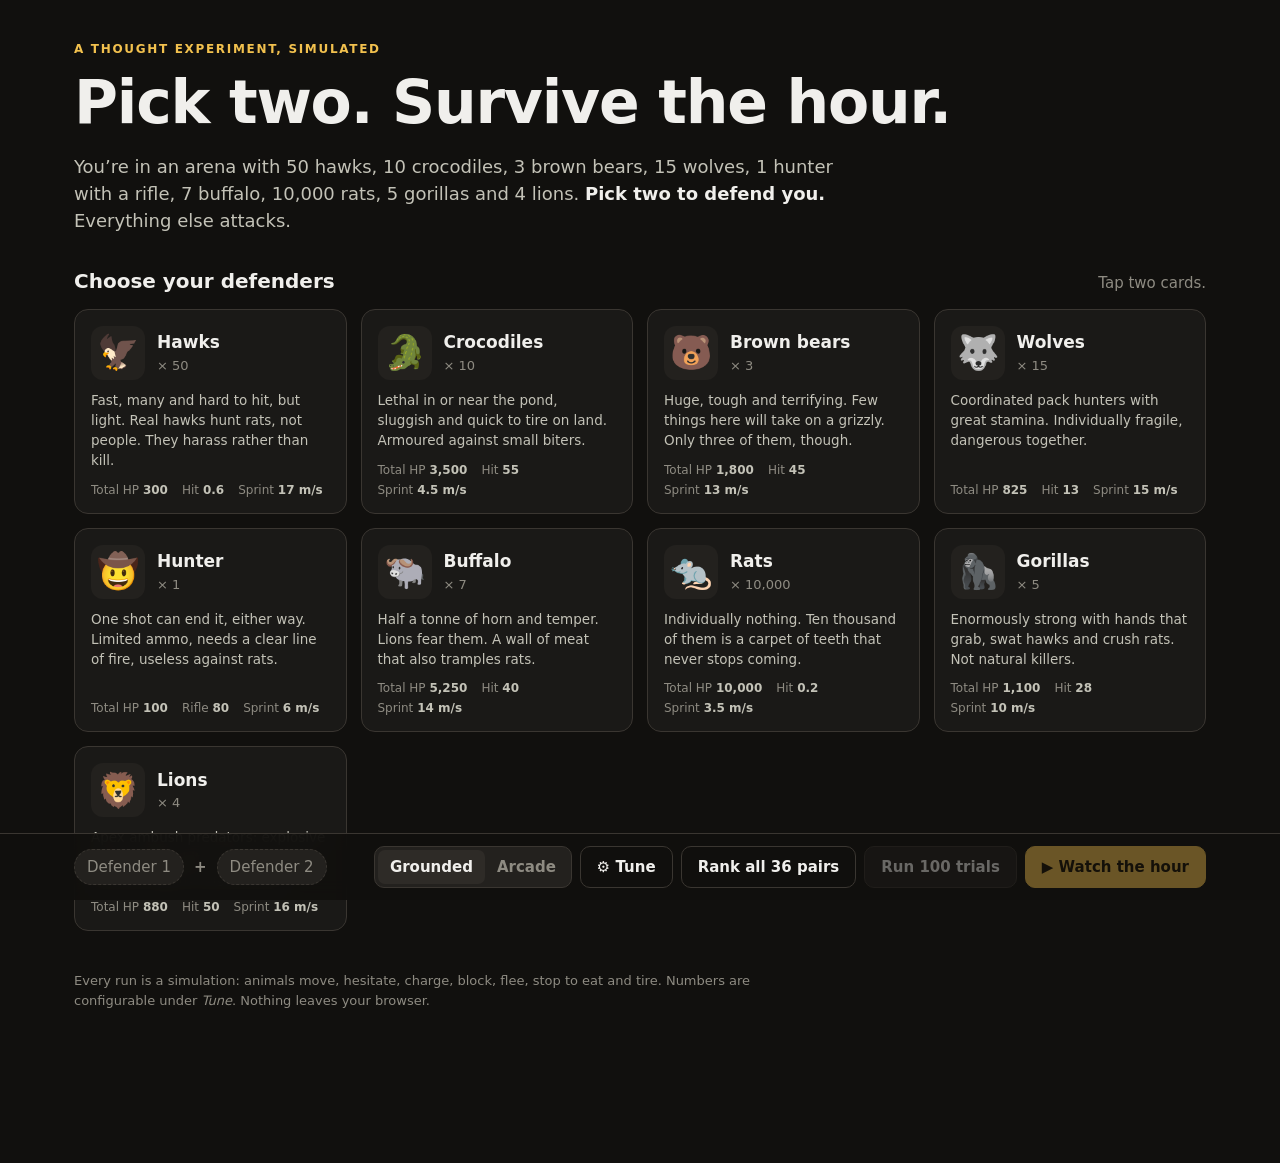
<file: index.html>
<!doctype html>
<html lang="en">
<head>
  <meta charset="utf-8">
  <meta name="viewport" content="width=device-width, initial-scale=1">
  <title>Pick Two: Survive the Hour</title>
  <meta name="description" content="A thought-experiment simulator: pick two animal groups to defend you in an arena, everything else attacks. Survive one hour.">
  <link rel="icon" href="data:image/svg+xml,<svg xmlns='http://www.w3.org/2000/svg' viewBox='0 0 100 100'><text y='.9em' font-size='90'>🏟️</text></svg>">
  <link rel="stylesheet" href="css/style.css">
</head>
<body>
  <main id="menu" class="screen">
    <header class="hero">
      <p class="eyebrow">A thought experiment, simulated</p>
      <h1>Pick two. Survive the hour.</h1>
      <p class="premise">
        You’re in an arena with 50 hawks, 10 crocodiles, 3 brown bears, 15 wolves, 1 hunter with a rifle,
        7 buffalo, 10,000 rats, 5 gorillas and 4 lions. <strong>Pick two to defend you.</strong> Everything else attacks.
      </p>
    </header>

    <section aria-labelledby="pick-heading">
      <div class="section-head">
        <h2 id="pick-heading">Choose your defenders</h2>
        <p class="muted" id="pick-hint">Tap two cards.</p>
      </div>
      <div id="cards" class="cards" role="list"></div>
    </section>

    <section id="results" class="results" hidden aria-live="polite"></section>

    <footer class="foot muted">
      <p>
        Every run is a simulation: animals move, hesitate, charge, block, flee, stop to eat and tire.
        Numbers are configurable under <em>Tune</em>. Nothing leaves your browser.
      </p>
    </footer>
  </main>

  <div id="actionbar" class="actionbar">
    <div class="ab-picks" id="ab-picks" aria-live="polite"></div>
    <div class="ab-controls">
      <div class="seg" role="radiogroup" aria-label="Behaviour preset" id="preset-seg">
        <button type="button" role="radio" data-preset="grounded">Grounded</button>
        <button type="button" role="radio" data-preset="arcade">Arcade</button>
        <button type="button" role="radio" data-preset="custom" hidden>Custom</button>
      </div>
      <button type="button" class="btn ghost" id="btn-tune" title="Edit every species' stats">⚙︎ Tune</button>
      <button type="button" class="btn ghost" id="btn-rank" title="Simulate every possible pair">Rank all 36 pairs</button>
      <button type="button" class="btn" id="btn-trials" disabled>Run 100 trials</button>
      <button type="button" class="btn primary" id="btn-watch" disabled>▶ Watch the hour</button>
    </div>
  </div>

  <section id="sim" class="sim" hidden>
    <canvas id="canvas" aria-label="Arena simulation"></canvas>

    <div class="hud-top">
      <div class="hud-clock">
        <div class="clock" id="hud-clock">0:00</div>
        <div class="clock-sub"><span id="hud-total">of 60:00</span></div>
        <div class="progress"><div id="hud-progress"></div></div>
      </div>
      <div class="hud-hp">
        <div class="hp-label"><span>🧍 You</span><span id="hud-hp-num">100</span></div>
        <div class="hp-bar"><div id="hud-hp"></div></div>
        <div class="hp-status muted" id="hud-status">Holding position</div>
      </div>
      <div class="hud-speed">
        <div class="seg small" role="radiogroup" aria-label="Speed" id="speed-seg"></div>
        <button type="button" class="icon-btn" id="btn-pause" title="Pause (space)">⏸</button>
        <button type="button" class="icon-btn" id="btn-fs" title="Full screen (F)">⛶</button>
        <button type="button" class="icon-btn" id="btn-exit" title="Back to picks (Esc)">✕</button>
      </div>
    </div>

    <aside class="hud-side" id="hud-side">
      <h3><span class="dot def"></span>Defending you</h3>
      <ul id="hud-def"></ul>
      <h3><span class="dot att"></span>Attacking</h3>
      <ul id="hud-att"></ul>
      <p class="hud-legend muted">🍖 eating · 💨 fleeing · scroll to zoom, drag to pan</p>
    </aside>

    <ol class="hud-log" id="hud-log" aria-live="polite"></ol>
    <div class="tooltip" id="tooltip" hidden></div>

    <div class="end" id="end" hidden>
      <div class="end-card" role="dialog" aria-labelledby="end-title">
        <p class="eyebrow" id="end-eyebrow"></p>
        <h2 id="end-title"></h2>
        <p class="muted" id="end-sub"></p>
        <div class="end-grid">
          <div>
            <h4>Damage you took</h4>
            <div id="end-dmg" class="hbars"></div>
          </div>
          <div>
            <h4>Your defenders’ kills</h4>
            <div id="end-kills" class="kill-list"></div>
          </div>
        </div>
        <div class="end-actions">
          <button type="button" class="btn ghost" id="btn-end-back">Back to picks</button>
          <button type="button" class="btn ghost" id="btn-end-replay">Replay this run</button>
          <button type="button" class="btn primary" id="btn-end-new">New run</button>
        </div>
      </div>
    </div>
  </section>

  <dialog id="tune" class="tune">
    <form method="dialog" class="tune-inner">
      <header class="tune-head">
        <div>
          <h2>Tune the animals</h2>
          <p class="muted" id="tune-preset-desc"></p>
        </div>
        <button class="icon-btn" value="close" aria-label="Close">✕</button>
      </header>
      <div class="tune-table-wrap">
        <table class="tune-table" id="tune-table"></table>
      </div>
      <div class="tune-extra" id="tune-extra"></div>
      <footer class="tune-foot">
        <button type="button" class="btn ghost" id="tune-reset-g">Reset to Grounded</button>
        <button type="button" class="btn ghost" id="tune-reset-a">Reset to Arcade</button>
        <button class="btn primary" value="close">Done</button>
      </footer>
    </form>
  </dialog>

  <script src="js/engine.js"></script>
  <script src="js/trials.js"></script>
  <script src="js/render.js"></script>
  <script src="js/app.js"></script>
</body>
</html>
</file>
<file: css/style.css>
:root {
  color-scheme: dark;
  --bg: #11100e;
  --surface-1: #1a1917;
  --surface-2: #23211e;
  --surface-3: #2e2b27;
  --line: #3a3631;
  --text-primary: #f0efec;
  --text-secondary: #c3c2b7;
  --text-muted: #8e8b82;
  --accent: #f2c14e;
  --accent-ink: #1d1606;
  --def: #4f9cf0;
  --att: #e66767;
  --good: #3fb37f;
  --radius: 14px;
  --font: ui-sans-serif, system-ui, -apple-system, "Segoe UI", Roboto, "Helvetica Neue", Arial, sans-serif;
  --emoji: "Apple Color Emoji", "Segoe UI Emoji", "Noto Color Emoji", sans-serif;
}

* { box-sizing: border-box; }
html, body { margin: 0; }
body {
  background: var(--bg);
  color: var(--text-primary);
  font: 15px/1.5 var(--font);
  -webkit-font-smoothing: antialiased;
}
button { font: inherit; color: inherit; }
[hidden] { display: none !important; }
.muted { color: var(--text-muted); }
h1, h2, h3, h4 { margin: 0; line-height: 1.15; }

/* ---------- menu ---------- */
.screen {
  max-width: 1180px;
  margin: 0 auto;
  padding: 40px 24px 140px;
}
.hero { margin-bottom: 36px; }
.eyebrow {
  text-transform: uppercase;
  letter-spacing: 0.14em;
  font-size: 12px;
  font-weight: 600;
  color: var(--accent);
  margin: 0 0 10px;
}
.hero h1 {
  font-size: clamp(34px, 6vw, 60px);
  font-weight: 800;
  letter-spacing: -0.02em;
}
.premise {
  max-width: 760px;
  font-size: 18px;
  color: var(--text-secondary);
  margin: 16px 0 0;
}
.premise strong { color: var(--text-primary); }

.section-head {
  display: flex;
  align-items: baseline;
  justify-content: space-between;
  gap: 16px;
  margin-bottom: 14px;
}
.section-head h2 { font-size: 20px; }
.section-head p { margin: 0; }

.cards {
  display: grid;
  grid-template-columns: repeat(auto-fill, minmax(260px, 1fr));
  gap: 14px;
}
.card {
  position: relative;
  text-align: left;
  background: var(--surface-1);
  border: 1.5px solid var(--line);
  border-radius: var(--radius);
  padding: 16px 16px 14px;
  cursor: pointer;
  display: flex;
  flex-direction: column;
  gap: 10px;
  transition: border-color 0.15s, transform 0.15s, background 0.15s;
}
.card:hover { border-color: #5a544b; transform: translateY(-1px); }
.card:focus-visible { outline: 2px solid var(--accent); outline-offset: 2px; }
.card[aria-pressed="true"] {
  border-color: var(--def);
  background: linear-gradient(180deg, rgba(79, 156, 240, 0.12), var(--surface-1) 60%);
}
.card-top { display: flex; align-items: center; gap: 12px; }
.card-emoji {
  font-family: var(--emoji);
  font-size: 34px;
  width: 54px;
  height: 54px;
  display: grid;
  place-items: center;
  background: var(--surface-2);
  border-radius: 12px;
  flex: none;
}
.card-name { font-weight: 700; font-size: 17px; }
.card-count { color: var(--text-muted); font-size: 13px; font-variant-numeric: tabular-nums; }
.card-blurb { color: var(--text-secondary); font-size: 13.5px; margin: 0; flex: 1; }
.card-stats {
  display: flex;
  flex-wrap: wrap;
  gap: 2px 14px;
  font-size: 12px;
  color: var(--text-muted);
  font-variant-numeric: tabular-nums;
}
.card-stats span { white-space: nowrap; }
.card-stats b { color: var(--text-secondary); font-weight: 600; }
.badge {
  position: absolute;
  top: 12px;
  right: 12px;
  font-size: 11px;
  font-weight: 700;
  text-transform: uppercase;
  letter-spacing: 0.08em;
  padding: 3px 8px;
  border-radius: 999px;
  background: var(--def);
  color: #06121f;
}

.foot { margin-top: 40px; font-size: 13px; max-width: 720px; }

/* ---------- action bar ---------- */
.actionbar {
  position: fixed;
  left: 0; right: 0; bottom: 0;
  z-index: 10;
  display: flex;
  align-items: center;
  justify-content: space-between;
  gap: 16px;
  flex-wrap: wrap;
  padding: 12px max(16px, calc((100vw - 1180px) / 2 + 24px));
  background: rgba(17, 16, 14, 0.92);
  backdrop-filter: blur(10px);
  border-top: 1px solid var(--line);
}
.ab-picks { display: flex; align-items: center; gap: 10px; min-height: 40px; font-weight: 600; }
.ab-picks .slot {
  display: inline-flex; align-items: center; gap: 6px;
  padding: 6px 12px; border-radius: 999px;
  background: var(--surface-2); border: 1px dashed var(--line);
  color: var(--text-muted); font-weight: 500;
}
.ab-picks .slot.filled { border: 1px solid var(--def); color: var(--text-primary); background: rgba(79, 156, 240, 0.12); }
.ab-picks .slot .e { font-family: var(--emoji); }
.ab-controls { display: flex; align-items: center; gap: 8px; flex-wrap: wrap; }

.btn {
  border: 1px solid var(--line);
  background: var(--surface-2);
  padding: 9px 16px;
  border-radius: 10px;
  cursor: pointer;
  font-weight: 600;
  white-space: nowrap;
}
.btn:hover:not(:disabled) { background: var(--surface-3); }
.btn:disabled { opacity: 0.4; cursor: not-allowed; }
.btn.primary { background: var(--accent); color: var(--accent-ink); border-color: var(--accent); }
.btn.primary:hover:not(:disabled) { background: #f6cf6e; }
.btn.ghost { background: transparent; }
.btn:focus-visible, .icon-btn:focus-visible, .seg button:focus-visible { outline: 2px solid var(--accent); outline-offset: 2px; }

.seg {
  display: inline-flex;
  background: var(--surface-2);
  border: 1px solid var(--line);
  border-radius: 10px;
  padding: 3px;
}
.seg button {
  border: 0;
  background: transparent;
  padding: 6px 12px;
  border-radius: 7px;
  cursor: pointer;
  font-weight: 600;
  color: var(--text-muted);
}
.seg button[aria-checked="true"] { background: var(--surface-3); color: var(--text-primary); }
.seg.small button { padding: 4px 9px; font-size: 13px; font-variant-numeric: tabular-nums; }

.icon-btn {
  border: 1px solid var(--line);
  background: var(--surface-2);
  width: 34px; height: 34px;
  border-radius: 9px;
  cursor: pointer;
  display: inline-grid;
  place-items: center;
  font-size: 15px;
}
.icon-btn:hover { background: var(--surface-3); }

/* ---------- results ---------- */
.results {
  margin-top: 28px;
  background: var(--surface-1);
  border: 1px solid var(--line);
  border-radius: var(--radius);
  padding: 22px;
}
.results-head { display: flex; justify-content: space-between; align-items: flex-start; gap: 16px; flex-wrap: wrap; }
.results-head h2 { font-size: 20px; }
.results-head .muted { margin: 4px 0 0; }
.progress-line { height: 4px; background: var(--surface-3); border-radius: 4px; overflow: hidden; margin: 16px 0 4px; }
.progress-line div { height: 100%; background: var(--accent); width: 0; transition: width 0.2s; }

.hero-stat { display: flex; align-items: baseline; gap: 14px; flex-wrap: wrap; margin: 18px 0 6px; }
.hero-stat .big { font-size: 56px; font-weight: 800; letter-spacing: -0.03em; font-variant-numeric: tabular-nums; }
.hero-stat .label { color: var(--text-secondary); }

.res-grid { display: grid; grid-template-columns: repeat(auto-fit, minmax(300px, 1fr)); gap: 28px; margin-top: 18px; }
.res-grid h4 { font-size: 13px; text-transform: uppercase; letter-spacing: 0.08em; color: var(--text-muted); margin-bottom: 10px; }

.hbars { display: flex; flex-direction: column; gap: 6px; }
.hbar { display: grid; grid-template-columns: 120px 1fr; align-items: center; gap: 10px; font-size: 13px; }
.hbar .name { color: var(--text-secondary); white-space: nowrap; overflow: hidden; text-overflow: ellipsis; }
.hbar .name .e { font-family: var(--emoji); margin-right: 4px; }
.hbar .track { display: flex; align-items: center; gap: 8px; min-width: 0; }
.hbar .fill { height: 14px; border-radius: 0 4px 4px 0; background: var(--att); min-width: 2px; }
.hbar .fill.def { background: var(--def); }
.hbar .val { color: var(--text-primary); font-variant-numeric: tabular-nums; white-space: nowrap; }

.runs { display: flex; flex-wrap: wrap; gap: 3px; }
.run {
  width: 16px; height: 16px; border-radius: 3px; border: 0; padding: 0; cursor: pointer;
  background: var(--att);
}
.run.win { background: var(--good); }
.run:hover { outline: 2px solid var(--text-primary); outline-offset: 1px; }
.runs-legend { display: flex; gap: 14px; font-size: 12px; color: var(--text-muted); margin-top: 8px; align-items: center; flex-wrap: wrap; }
.runs-legend i { display: inline-block; width: 10px; height: 10px; border-radius: 2px; margin-right: 5px; vertical-align: -1px; }

.hist { display: flex; align-items: flex-end; gap: 2px; height: 120px; border-bottom: 1px solid var(--line); }
.hist .col { flex: 1; display: flex; flex-direction: column; justify-content: flex-end; align-items: stretch; height: 100%; position: relative; }
.hist .col .b { background: var(--att); border-radius: 4px 4px 0 0; min-height: 0; }
.hist .col.win .b { background: var(--good); }
.hist-axis { display: flex; justify-content: space-between; font-size: 11px; color: var(--text-muted); margin-top: 4px; font-variant-numeric: tabular-nums; }

.rank-table { width: 100%; border-collapse: collapse; margin-top: 16px; font-size: 14px; }
.rank-table th { text-align: left; font-size: 12px; color: var(--text-muted); font-weight: 600; text-transform: uppercase; letter-spacing: 0.06em; padding: 8px 8px; border-bottom: 1px solid var(--line); }
.rank-table td { padding: 7px 8px; border-bottom: 1px solid rgba(58, 54, 49, 0.5); vertical-align: middle; }
.rank-table tr.row { cursor: pointer; }
.rank-table tr.row:hover td { background: var(--surface-2); }
.rank-table tr.row.current td { background: rgba(79, 156, 240, 0.1); }
.rank-table .pair { white-space: nowrap; }
.rank-table .pair .e { font-family: var(--emoji); }
.rank-table .rank { color: var(--text-muted); font-variant-numeric: tabular-nums; width: 32px; }
.rank-table .bar-cell { width: 45%; }
.rank-table .bar { display: flex; align-items: center; gap: 8px; }
.rank-table .bar .fill { height: 12px; border-radius: 0 4px 4px 0; background: var(--def); min-width: 2px; }
.rank-table .bar .val { font-variant-numeric: tabular-nums; }
.rank-table .ci { color: var(--text-muted); font-size: 12px; }
.rank-table .num { font-variant-numeric: tabular-nums; color: var(--text-secondary); white-space: nowrap; }

.res-actions { display: flex; gap: 8px; flex-wrap: wrap; margin-top: 18px; }
.note { font-size: 13px; color: var(--text-muted); margin-top: 14px; max-width: 760px; }

/* ---------- simulation ---------- */
.sim {
  position: fixed;
  inset: 0;
  z-index: 50;
  background: #0d0c0b;
  overflow: hidden;
}
.sim canvas { position: absolute; inset: 0; width: 100%; height: 100%; display: block; cursor: grab; touch-action: none; }
.sim canvas.dragging { cursor: grabbing; }

.hud-top {
  position: absolute;
  top: 12px; left: 12px; right: 12px;
  display: grid;
  grid-template-columns: auto minmax(200px, 360px) auto;
  justify-content: space-between;
  align-items: start;
  gap: 12px;
  pointer-events: none;
}
.hud-top > * { pointer-events: auto; }
.hud-clock, .hud-hp, .hud-speed, .hud-side, .hud-log li {
  background: rgba(20, 19, 17, 0.82);
  backdrop-filter: blur(8px);
  border: 1px solid rgba(255, 255, 255, 0.08);
  border-radius: 12px;
}
.hud-clock { padding: 8px 14px; min-width: 150px; }
.clock { font-size: 26px; font-weight: 800; font-variant-numeric: tabular-nums; letter-spacing: -0.01em; }
.clock-sub { font-size: 12px; color: var(--text-muted); }
.progress { height: 3px; background: var(--surface-3); border-radius: 3px; margin-top: 6px; overflow: hidden; }
.progress div { height: 100%; width: 0; background: var(--accent); }

.hud-hp { padding: 8px 14px; }
.hp-label { display: flex; justify-content: space-between; font-weight: 700; font-size: 14px; }
.hp-label span:first-child { font-family: var(--font); }
.hp-bar { height: 10px; background: var(--surface-3); border-radius: 5px; overflow: hidden; margin: 6px 0 4px; }
.hp-bar div { height: 100%; width: 100%; background: var(--accent); transition: width 0.2s, background 0.3s; border-radius: 5px; }
.hp-status { font-size: 12px; white-space: nowrap; overflow: hidden; text-overflow: ellipsis; }

.hud-speed { display: flex; align-items: center; gap: 6px; padding: 6px; }

.hud-side {
  position: absolute;
  top: 96px; left: 12px;
  width: 230px;
  padding: 12px 14px;
  font-size: 13px;
  max-height: calc(100vh - 300px);
  overflow: auto;
}
.hud-side h3 { font-size: 11px; text-transform: uppercase; letter-spacing: 0.1em; color: var(--text-muted); margin: 0 0 6px; display: flex; align-items: center; gap: 6px; }
.hud-side ul { list-style: none; margin: 0 0 12px; padding: 0; }
.hud-side li { display: grid; grid-template-columns: 22px 1fr auto; gap: 6px; align-items: center; padding: 2px 0; }
.hud-side li .e { font-family: var(--emoji); }
.hud-side li .n { font-variant-numeric: tabular-nums; font-weight: 600; }
.hud-side li .s { grid-column: 2 / 4; font-size: 11px; color: var(--text-muted); margin-top: -2px; }
.hud-side li.gone { opacity: 0.4; }
.hud-legend { font-size: 11px; margin: 4px 0 0; }
.dot { width: 8px; height: 8px; border-radius: 50%; display: inline-block; }
.dot.def { background: var(--def); }
.dot.att { background: var(--att); }

.hud-log {
  position: absolute;
  left: 12px; bottom: 12px;
  margin: 0; padding: 0;
  list-style: none;
  display: flex; flex-direction: column; gap: 4px;
  max-width: min(460px, calc(100vw - 24px));
  pointer-events: none;
}
.hud-log li { padding: 5px 10px; font-size: 13px; animation: logIn 0.25s ease-out; }
.hud-log li .t { color: var(--text-muted); font-variant-numeric: tabular-nums; margin-right: 8px; font-size: 12px; }
.hud-log li.k-kill.team-def { border-left: 3px solid var(--def); }
.hud-log li.k-kill.team-att { border-left: 3px solid var(--att); }
.hud-log li.k-hurt { border-left: 3px solid var(--att); color: #ffd2d2; }
.hud-log li.k-death { border-left: 3px solid var(--att); color: #fff; background: rgba(120, 20, 20, 0.85); }
.hud-log li.k-win { border-left: 3px solid var(--good); }
@keyframes logIn { from { opacity: 0; transform: translateY(6px); } to { opacity: 1; transform: none; } }

.tooltip {
  position: absolute;
  pointer-events: none;
  background: rgba(14, 13, 12, 0.95);
  border: 1px solid var(--line);
  border-radius: 8px;
  padding: 6px 10px;
  font-size: 12.5px;
  white-space: nowrap;
  z-index: 5;
}
.tooltip b { font-weight: 700; }
.tooltip .team-def { color: var(--def); }
.tooltip .team-att { color: var(--att); }

.end {
  position: absolute; inset: 0;
  display: grid; place-items: center;
  background: rgba(8, 7, 6, 0.55);
  padding: 16px;
  animation: fadeIn 0.4s ease-out;
}
@keyframes fadeIn { from { opacity: 0; } to { opacity: 1; } }
.end-card {
  width: min(720px, 100%);
  max-height: calc(100vh - 32px);
  overflow: auto;
  background: var(--surface-1);
  border: 1px solid var(--line);
  border-radius: 18px;
  padding: 26px;
  box-shadow: 0 30px 80px rgba(0, 0, 0, 0.5);
}
.end-card h2 { font-size: 34px; font-weight: 800; letter-spacing: -0.02em; margin-bottom: 6px; }
.end-card.won h2 { color: var(--good); }
.end-card.lost h2 { color: var(--att); }
.end-grid { display: grid; grid-template-columns: 1fr 1fr; gap: 24px; margin: 20px 0; }
.end-grid h4 { font-size: 12px; text-transform: uppercase; letter-spacing: 0.08em; color: var(--text-muted); margin-bottom: 10px; }
.kill-list { display: flex; flex-direction: column; gap: 6px; font-size: 13.5px; color: var(--text-secondary); }
.kill-list .e { font-family: var(--emoji); margin-right: 6px; }
.end-actions { display: flex; gap: 8px; justify-content: flex-end; flex-wrap: wrap; }

/* ---------- tune dialog ---------- */
.tune {
  width: min(1200px, calc(100vw - 32px));
  max-height: calc(100vh - 32px);
  padding: 0;
  border: 1px solid var(--line);
  border-radius: 16px;
  background: var(--surface-1);
  color: var(--text-primary);
}
.tune::backdrop { background: rgba(0, 0, 0, 0.6); }
.tune-inner { display: flex; flex-direction: column; max-height: calc(100vh - 34px); }
.tune-head { display: flex; justify-content: space-between; align-items: flex-start; gap: 16px; padding: 20px 22px 12px; }
.tune-head h2 { font-size: 22px; }
.tune-head p { margin: 4px 0 0; }
.tune-table-wrap { overflow: auto; padding: 0 22px; }
.tune-table { border-collapse: collapse; font-size: 13px; }
.tune-table th {
  position: sticky; top: 0;
  background: var(--surface-1);
  text-align: left; font-weight: 600; font-size: 11.5px;
  color: var(--text-muted);
  padding: 8px 6px;
  white-space: nowrap;
  border-bottom: 1px solid var(--line);
  cursor: help;
}
.tune-table td { padding: 4px 6px; border-bottom: 1px solid rgba(58, 54, 49, 0.5); }
.tune-table td.sp { white-space: nowrap; font-weight: 600; position: sticky; left: 0; background: var(--surface-1); }
.tune-table td.sp .e { font-family: var(--emoji); margin-right: 6px; }
.tune-table input {
  width: 70px;
  background: var(--surface-2);
  border: 1px solid var(--line);
  border-radius: 6px;
  color: var(--text-primary);
  padding: 4px 6px;
  font: inherit;
  font-variant-numeric: tabular-nums;
}
.tune-table input:focus { outline: 2px solid var(--accent); outline-offset: 0; }
.tune-table input.changed { border-color: var(--accent); }
.tune-extra { padding: 12px 22px 0; display: flex; gap: 22px; flex-wrap: wrap; font-size: 13px; }
.tune-extra fieldset { border: 1px solid var(--line); border-radius: 10px; padding: 8px 12px 10px; display: flex; gap: 12px; flex-wrap: wrap; }
.tune-extra legend { color: var(--text-muted); font-size: 12px; padding: 0 4px; }
.tune-extra label { display: flex; flex-direction: column; gap: 3px; color: var(--text-secondary); font-size: 12px; }
.tune-extra input { width: 80px; background: var(--surface-2); border: 1px solid var(--line); border-radius: 6px; color: var(--text-primary); padding: 4px 6px; font: inherit; }
.tune-foot { display: flex; gap: 8px; justify-content: flex-end; padding: 16px 22px 20px; flex-wrap: wrap; }

/* ---------- small screens ---------- */
@media (max-width: 760px) {
  .screen { padding: 28px 16px 220px; }
  .actionbar { padding: 10px 16px; }
  .ab-controls { width: 100%; }
  .ab-controls .btn { flex: 1; padding: 9px 10px; }
  .hud-top { grid-template-columns: 1fr auto; }
  .hud-hp { grid-column: 1 / -1; grid-row: 2; }
  .hud-side { display: none; }
  .clock { font-size: 20px; }
  .hud-clock { min-width: 0; }
  .end-grid { grid-template-columns: 1fr; }
  .hbar { grid-template-columns: 96px 1fr; }
  .rank-table .ci, .rank-table .hide-sm { display: none; }
}
</file>
<file: public/css/style.css>
:root {
  color-scheme: dark;
  --bg: #11100e;
  --surface-1: #1a1917;
  --surface-2: #23211e;
  --surface-3: #2e2b27;
  --line: #3a3631;
  --text-primary: #f0efec;
  --text-secondary: #c3c2b7;
  --text-muted: #8e8b82;
  --accent: #f2c14e;
  --accent-ink: #1d1606;
  --def: #4f9cf0;
  --att: #e66767;
  --good: #3fb37f;
  --radius: 14px;
  --font: ui-sans-serif, system-ui, -apple-system, "Segoe UI", Roboto, "Helvetica Neue", Arial, sans-serif;
  --emoji: "Apple Color Emoji", "Segoe UI Emoji", "Noto Color Emoji", sans-serif;
}

* { box-sizing: border-box; }
html, body { margin: 0; }
body {
  background: var(--bg);
  color: var(--text-primary);
  font: 15px/1.5 var(--font);
  -webkit-font-smoothing: antialiased;
}
button { font: inherit; color: inherit; }
[hidden] { display: none !important; }
.muted { color: var(--text-muted); }
h1, h2, h3, h4 { margin: 0; line-height: 1.15; }

/* ---------- menu ---------- */
.screen {
  max-width: 1180px;
  margin: 0 auto;
  padding: 40px 24px 140px;
}
.hero { margin-bottom: 36px; }
.eyebrow {
  text-transform: uppercase;
  letter-spacing: 0.14em;
  font-size: 12px;
  font-weight: 600;
  color: var(--accent);
  margin: 0 0 10px;
}
.hero h1 {
  font-size: clamp(34px, 6vw, 60px);
  font-weight: 800;
  letter-spacing: -0.02em;
}
.premise {
  max-width: 760px;
  font-size: 18px;
  color: var(--text-secondary);
  margin: 16px 0 0;
}
.premise strong { color: var(--text-primary); }

.section-head {
  display: flex;
  align-items: baseline;
  justify-content: space-between;
  gap: 16px;
  margin-bottom: 14px;
}
.section-head h2 { font-size: 20px; }
.section-head p { margin: 0; }

.cards {
  display: grid;
  grid-template-columns: repeat(auto-fill, minmax(260px, 1fr));
  gap: 14px;
}
.card {
  position: relative;
  text-align: left;
  background: var(--surface-1);
  border: 1.5px solid var(--line);
  border-radius: var(--radius);
  padding: 16px 16px 14px;
  cursor: pointer;
  display: flex;
  flex-direction: column;
  gap: 10px;
  transition: border-color 0.15s, transform 0.15s, background 0.15s;
}
.card:hover { border-color: #5a544b; transform: translateY(-1px); }
.card:focus-visible { outline: 2px solid var(--accent); outline-offset: 2px; }
.card[aria-pressed="true"] {
  border-color: var(--def);
  background: linear-gradient(180deg, rgba(79, 156, 240, 0.12), var(--surface-1) 60%);
}
.card-top { display: flex; align-items: center; gap: 12px; }
.card-emoji {
  font-family: var(--emoji);
  font-size: 34px;
  width: 54px;
  height: 54px;
  display: grid;
  place-items: center;
  background: var(--surface-2);
  border-radius: 12px;
  flex: none;
}
.card-name { font-weight: 700; font-size: 17px; }
.card-count { color: var(--text-muted); font-size: 13px; font-variant-numeric: tabular-nums; }
.card-blurb { color: var(--text-secondary); font-size: 13.5px; margin: 0; flex: 1; }
.card-stats {
  display: flex;
  flex-wrap: wrap;
  gap: 2px 14px;
  font-size: 12px;
  color: var(--text-muted);
  font-variant-numeric: tabular-nums;
}
.card-stats span { white-space: nowrap; }
.card-stats b { color: var(--text-secondary); font-weight: 600; }
.badge {
  position: absolute;
  top: 12px;
  right: 12px;
  font-size: 11px;
  font-weight: 700;
  text-transform: uppercase;
  letter-spacing: 0.08em;
  padding: 3px 8px;
  border-radius: 999px;
  background: var(--def);
  color: #06121f;
}

.foot { margin-top: 40px; font-size: 13px; max-width: 720px; }

/* ---------- action bar ---------- */
.actionbar {
  position: fixed;
  left: 0; right: 0; bottom: 0;
  z-index: 10;
  display: flex;
  align-items: center;
  justify-content: space-between;
  gap: 16px;
  flex-wrap: wrap;
  padding: 12px max(16px, calc((100vw - 1180px) / 2 + 24px));
  background: rgba(17, 16, 14, 0.92);
  backdrop-filter: blur(10px);
  border-top: 1px solid var(--line);
}
.ab-picks { display: flex; align-items: center; gap: 10px; min-height: 40px; font-weight: 600; }
.ab-picks .slot {
  display: inline-flex; align-items: center; gap: 6px;
  padding: 6px 12px; border-radius: 999px;
  background: var(--surface-2); border: 1px dashed var(--line);
  color: var(--text-muted); font-weight: 500;
}
.ab-picks .slot.filled { border: 1px solid var(--def); color: var(--text-primary); background: rgba(79, 156, 240, 0.12); }
.ab-picks .slot .e { font-family: var(--emoji); }
.ab-controls { display: flex; align-items: center; gap: 8px; flex-wrap: wrap; }

.btn {
  border: 1px solid var(--line);
  background: var(--surface-2);
  padding: 9px 16px;
  border-radius: 10px;
  cursor: pointer;
  font-weight: 600;
  white-space: nowrap;
}
.btn:hover:not(:disabled) { background: var(--surface-3); }
.btn:disabled { opacity: 0.4; cursor: not-allowed; }
.btn.primary { background: var(--accent); color: var(--accent-ink); border-color: var(--accent); }
.btn.primary:hover:not(:disabled) { background: #f6cf6e; }
.btn.ghost { background: transparent; }
.btn:focus-visible, .icon-btn:focus-visible, .seg button:focus-visible { outline: 2px solid var(--accent); outline-offset: 2px; }

.seg {
  display: inline-flex;
  background: var(--surface-2);
  border: 1px solid var(--line);
  border-radius: 10px;
  padding: 3px;
}
.seg button {
  border: 0;
  background: transparent;
  padding: 6px 12px;
  border-radius: 7px;
  cursor: pointer;
  font-weight: 600;
  color: var(--text-muted);
}
.seg button[aria-checked="true"] { background: var(--surface-3); color: var(--text-primary); }
.seg.small button { padding: 4px 9px; font-size: 13px; font-variant-numeric: tabular-nums; }

.icon-btn {
  border: 1px solid var(--line);
  background: var(--surface-2);
  width: 34px; height: 34px;
  border-radius: 9px;
  cursor: pointer;
  display: inline-grid;
  place-items: center;
  font-size: 15px;
}
.icon-btn:hover { background: var(--surface-3); }

/* ---------- results ---------- */
.results {
  margin-top: 28px;
  background: var(--surface-1);
  border: 1px solid var(--line);
  border-radius: var(--radius);
  padding: 22px;
}
.results-head { display: flex; justify-content: space-between; align-items: flex-start; gap: 16px; flex-wrap: wrap; }
.results-head h2 { font-size: 20px; }
.results-head .muted { margin: 4px 0 0; }
.progress-line { height: 4px; background: var(--surface-3); border-radius: 4px; overflow: hidden; margin: 16px 0 4px; }
.progress-line div { height: 100%; background: var(--accent); width: 0; transition: width 0.2s; }

.hero-stat { display: flex; align-items: baseline; gap: 14px; flex-wrap: wrap; margin: 18px 0 6px; }
.hero-stat .big { font-size: 56px; font-weight: 800; letter-spacing: -0.03em; font-variant-numeric: tabular-nums; }
.hero-stat .label { color: var(--text-secondary); }

.res-grid { display: grid; grid-template-columns: repeat(auto-fit, minmax(300px, 1fr)); gap: 28px; margin-top: 18px; }
.res-grid h4 { font-size: 13px; text-transform: uppercase; letter-spacing: 0.08em; color: var(--text-muted); margin-bottom: 10px; }

.hbars { display: flex; flex-direction: column; gap: 6px; }
.hbar { display: grid; grid-template-columns: 120px 1fr; align-items: center; gap: 10px; font-size: 13px; }
.hbar .name { color: var(--text-secondary); white-space: nowrap; overflow: hidden; text-overflow: ellipsis; }
.hbar .name .e { font-family: var(--emoji); margin-right: 4px; }
.hbar .track { display: flex; align-items: center; gap: 8px; min-width: 0; }
.hbar .fill { height: 14px; border-radius: 0 4px 4px 0; background: var(--att); min-width: 2px; }
.hbar .fill.def { background: var(--def); }
.hbar .val { color: var(--text-primary); font-variant-numeric: tabular-nums; white-space: nowrap; }

.runs { display: flex; flex-wrap: wrap; gap: 3px; }
.run {
  width: 16px; height: 16px; border-radius: 3px; border: 0; padding: 0; cursor: pointer;
  background: var(--att);
}
.run.win { background: var(--good); }
.run:hover { outline: 2px solid var(--text-primary); outline-offset: 1px; }
.runs-legend { display: flex; gap: 14px; font-size: 12px; color: var(--text-muted); margin-top: 8px; align-items: center; flex-wrap: wrap; }
.runs-legend i { display: inline-block; width: 10px; height: 10px; border-radius: 2px; margin-right: 5px; vertical-align: -1px; }

.hist { display: flex; align-items: flex-end; gap: 2px; height: 120px; border-bottom: 1px solid var(--line); }
.hist .col { flex: 1; display: flex; flex-direction: column; justify-content: flex-end; align-items: stretch; height: 100%; position: relative; }
.hist .col .b { background: var(--att); border-radius: 4px 4px 0 0; min-height: 0; }
.hist .col.win .b { background: var(--good); }
.hist-axis { display: flex; justify-content: space-between; font-size: 11px; color: var(--text-muted); margin-top: 4px; font-variant-numeric: tabular-nums; }

.rank-table { width: 100%; border-collapse: collapse; margin-top: 16px; font-size: 14px; }
.rank-table th { text-align: left; font-size: 12px; color: var(--text-muted); font-weight: 600; text-transform: uppercase; letter-spacing: 0.06em; padding: 8px 8px; border-bottom: 1px solid var(--line); }
.rank-table td { padding: 7px 8px; border-bottom: 1px solid rgba(58, 54, 49, 0.5); vertical-align: middle; }
.rank-table tr.row { cursor: pointer; }
.rank-table tr.row:hover td { background: var(--surface-2); }
.rank-table tr.row.current td { background: rgba(79, 156, 240, 0.1); }
.rank-table .pair { white-space: nowrap; }
.rank-table .pair .e { font-family: var(--emoji); }
.rank-table .rank { color: var(--text-muted); font-variant-numeric: tabular-nums; width: 32px; }
.rank-table .bar-cell { width: 45%; }
.rank-table .bar { display: flex; align-items: center; gap: 8px; }
.rank-table .bar .fill { height: 12px; border-radius: 0 4px 4px 0; background: var(--def); min-width: 2px; }
.rank-table .bar .val { font-variant-numeric: tabular-nums; }
.rank-table .ci { color: var(--text-muted); font-size: 12px; }
.rank-table .num { font-variant-numeric: tabular-nums; color: var(--text-secondary); white-space: nowrap; }

.res-actions { display: flex; gap: 8px; flex-wrap: wrap; margin-top: 18px; }
.note { font-size: 13px; color: var(--text-muted); margin-top: 14px; max-width: 760px; }

/* ---------- simulation ---------- */
.sim {
  position: fixed;
  inset: 0;
  z-index: 50;
  background: #0d0c0b;
  overflow: hidden;
}
.sim canvas { position: absolute; inset: 0; width: 100%; height: 100%; display: block; cursor: grab; touch-action: none; }
.sim canvas.dragging { cursor: grabbing; }

.hud-top {
  position: absolute;
  top: 12px; left: 12px; right: 12px;
  display: grid;
  grid-template-columns: auto minmax(200px, 360px) auto;
  justify-content: space-between;
  align-items: start;
  gap: 12px;
  pointer-events: none;
}
.hud-top > * { pointer-events: auto; }
.hud-clock, .hud-hp, .hud-speed, .hud-side, .hud-log li {
  background: rgba(20, 19, 17, 0.82);
  backdrop-filter: blur(8px);
  border: 1px solid rgba(255, 255, 255, 0.08);
  border-radius: 12px;
}
.hud-clock { padding: 8px 14px; min-width: 150px; }
.clock { font-size: 26px; font-weight: 800; font-variant-numeric: tabular-nums; letter-spacing: -0.01em; }
.clock-sub { font-size: 12px; color: var(--text-muted); }
.progress { height: 3px; background: var(--surface-3); border-radius: 3px; margin-top: 6px; overflow: hidden; }
.progress div { height: 100%; width: 0; background: var(--accent); }

.hud-hp { padding: 8px 14px; }
.hp-label { display: flex; justify-content: space-between; font-weight: 700; font-size: 14px; }
.hp-label span:first-child { font-family: var(--font); }
.hp-bar { height: 10px; background: var(--surface-3); border-radius: 5px; overflow: hidden; margin: 6px 0 4px; }
.hp-bar div { height: 100%; width: 100%; background: var(--accent); transition: width 0.2s, background 0.3s; border-radius: 5px; }
.hp-status { font-size: 12px; white-space: nowrap; overflow: hidden; text-overflow: ellipsis; }

.hud-speed { display: flex; align-items: center; gap: 6px; padding: 6px; }

.hud-side {
  position: absolute;
  top: 96px; left: 12px;
  width: 230px;
  padding: 12px 14px;
  font-size: 13px;
  max-height: calc(100vh - 300px);
  overflow: auto;
}
.hud-side h3 { font-size: 11px; text-transform: uppercase; letter-spacing: 0.1em; color: var(--text-muted); margin: 0 0 6px; display: flex; align-items: center; gap: 6px; }
.hud-side ul { list-style: none; margin: 0 0 12px; padding: 0; }
.hud-side li { display: grid; grid-template-columns: 22px 1fr auto; gap: 6px; align-items: center; padding: 2px 0; }
.hud-side li .e { font-family: var(--emoji); }
.hud-side li .n { font-variant-numeric: tabular-nums; font-weight: 600; }
.hud-side li .s { grid-column: 2 / 4; font-size: 11px; color: var(--text-muted); margin-top: -2px; }
.hud-side li.gone { opacity: 0.4; }
.hud-legend { font-size: 11px; margin: 4px 0 0; }
.dot { width: 8px; height: 8px; border-radius: 50%; display: inline-block; }
.dot.def { background: var(--def); }
.dot.att { background: var(--att); }

.hud-log {
  position: absolute;
  left: 12px; bottom: 12px;
  margin: 0; padding: 0;
  list-style: none;
  display: flex; flex-direction: column; gap: 4px;
  max-width: min(460px, calc(100vw - 24px));
  pointer-events: none;
}
.hud-log li { padding: 5px 10px; font-size: 13px; animation: logIn 0.25s ease-out; }
.hud-log li .t { color: var(--text-muted); font-variant-numeric: tabular-nums; margin-right: 8px; font-size: 12px; }
.hud-log li.k-kill.team-def { border-left: 3px solid var(--def); }
.hud-log li.k-kill.team-att { border-left: 3px solid var(--att); }
.hud-log li.k-hurt { border-left: 3px solid var(--att); color: #ffd2d2; }
.hud-log li.k-death { border-left: 3px solid var(--att); color: #fff; background: rgba(120, 20, 20, 0.85); }
.hud-log li.k-win { border-left: 3px solid var(--good); }
@keyframes logIn { from { opacity: 0; transform: translateY(6px); } to { opacity: 1; transform: none; } }

.tooltip {
  position: absolute;
  pointer-events: none;
  background: rgba(14, 13, 12, 0.95);
  border: 1px solid var(--line);
  border-radius: 8px;
  padding: 6px 10px;
  font-size: 12.5px;
  white-space: nowrap;
  z-index: 5;
}
.tooltip b { font-weight: 700; }
.sim-error {
  position: absolute;
  left: 12px; right: 12px; top: 50%;
  margin: 0 auto;
  max-width: 460px;
  padding: 10px 14px;
  background: rgba(120, 20, 20, 0.92);
  border-radius: 10px;
  font-size: 13px;
  z-index: 6;
}
.tooltip .team-def { color: var(--def); }
.tooltip .team-att { color: var(--att); }

.end {
  position: absolute; inset: 0;
  display: grid; place-items: center;
  background: rgba(8, 7, 6, 0.55);
  padding: 16px;
  animation: fadeIn 0.4s ease-out;
}
@keyframes fadeIn { from { opacity: 0; } to { opacity: 1; } }
.end-card {
  width: min(720px, 100%);
  max-height: calc(100vh - 32px);
  overflow: auto;
  background: var(--surface-1);
  border: 1px solid var(--line);
  border-radius: 18px;
  padding: 26px;
  box-shadow: 0 30px 80px rgba(0, 0, 0, 0.5);
}
.end-card h2 { font-size: 34px; font-weight: 800; letter-spacing: -0.02em; margin-bottom: 6px; }
.end-card.won h2 { color: var(--good); }
.end-card.lost h2 { color: var(--att); }
.end-grid { display: grid; grid-template-columns: 1fr 1fr; gap: 24px; margin: 20px 0; }
.end-grid h4 { font-size: 12px; text-transform: uppercase; letter-spacing: 0.08em; color: var(--text-muted); margin-bottom: 10px; }
.kill-list { display: flex; flex-direction: column; gap: 6px; font-size: 13.5px; color: var(--text-secondary); }
.kill-list .e { font-family: var(--emoji); margin-right: 6px; }
.end-actions { display: flex; gap: 8px; justify-content: flex-end; flex-wrap: wrap; }

/* ---------- tune dialog ---------- */
.tune {
  width: min(1200px, calc(100vw - 32px));
  max-height: calc(100vh - 32px);
  padding: 0;
  border: 1px solid var(--line);
  border-radius: 16px;
  background: var(--surface-1);
  color: var(--text-primary);
}
.tune::backdrop { background: rgba(0, 0, 0, 0.6); }
.tune-inner { display: flex; flex-direction: column; max-height: calc(100vh - 34px); }
.tune-head { display: flex; justify-content: space-between; align-items: flex-start; gap: 16px; padding: 20px 22px 12px; }
.tune-head h2 { font-size: 22px; }
.tune-head p { margin: 4px 0 0; }
.tune-table-wrap { overflow: auto; padding: 0 22px; }
.tune-table { border-collapse: collapse; font-size: 13px; }
.tune-table th {
  position: sticky; top: 0;
  background: var(--surface-1);
  text-align: left; font-weight: 600; font-size: 11.5px;
  color: var(--text-muted);
  padding: 8px 6px;
  white-space: nowrap;
  border-bottom: 1px solid var(--line);
  cursor: help;
}
.tune-table td { padding: 4px 6px; border-bottom: 1px solid rgba(58, 54, 49, 0.5); }
.tune-table td.sp { white-space: nowrap; font-weight: 600; position: sticky; left: 0; background: var(--surface-1); }
.tune-table td.sp .e { font-family: var(--emoji); margin-right: 6px; }
.tune-table input {
  width: 70px;
  background: var(--surface-2);
  border: 1px solid var(--line);
  border-radius: 6px;
  color: var(--text-primary);
  padding: 4px 6px;
  font: inherit;
  font-variant-numeric: tabular-nums;
}
.tune-table input:focus { outline: 2px solid var(--accent); outline-offset: 0; }
.tune-table input.changed { border-color: var(--accent); }
.tune-extra { padding: 12px 22px 0; display: flex; gap: 22px; flex-wrap: wrap; font-size: 13px; }
.tune-extra fieldset { border: 1px solid var(--line); border-radius: 10px; padding: 8px 12px 10px; display: flex; gap: 12px; flex-wrap: wrap; }
.tune-extra legend { color: var(--text-muted); font-size: 12px; padding: 0 4px; }
.tune-extra label { display: flex; flex-direction: column; gap: 3px; color: var(--text-secondary); font-size: 12px; }
.tune-extra input { width: 80px; background: var(--surface-2); border: 1px solid var(--line); border-radius: 6px; color: var(--text-primary); padding: 4px 6px; font: inherit; }
.tune-foot { display: flex; gap: 8px; justify-content: flex-end; padding: 16px 22px 20px; flex-wrap: wrap; }

/* ---------- small screens ---------- */
@media (max-width: 760px) {
  .screen { padding: 28px 16px 220px; }
  .actionbar { padding: 10px 16px; }
  .ab-controls { width: 100%; }
  .ab-controls .btn { flex: 1; padding: 9px 10px; }
  /* Clock and health share the first row; speed controls get the full width below. */
  .hud-top { top: 8px; left: 8px; right: 8px; grid-template-columns: auto minmax(0, 1fr); gap: 8px; }
  .hud-speed { grid-column: 1 / -1; padding: 4px; gap: 4px; }
  .hud-speed .seg { flex: 1; display: flex; min-width: 0; }
  .hud-speed .seg button { flex: 1; padding: 6px 0; font-size: 12px; }
  .hud-speed .icon-btn { width: 32px; height: 32px; flex: none; }
  .hud-side { display: none; }
  .clock { font-size: 20px; }
  .hud-clock { min-width: 0; padding: 6px 10px; }
  .clock-sub { white-space: nowrap; }
  .hud-hp { padding: 6px 10px; min-width: 0; }
  .hud-log { left: 8px; bottom: 8px; max-width: calc(100vw - 16px); }
  .hud-log li { font-size: 12px; }
}
/* Phones held sideways: everything on one slim row so the arena keeps its height. */
@media (max-height: 500px) and (min-width: 560px) {
  .hud-top { grid-template-columns: auto minmax(0, 1fr) auto; align-items: stretch; }
  .hud-speed { grid-column: auto; }
  .hud-speed .seg button { flex: none; padding: 6px 7px; }
  .clock { font-size: 18px; }
  .clock-sub, .progress { display: none; }
  .hud-clock { display: flex; align-items: center; }
  .hud-hp { padding: 5px 10px; }
  .hp-bar { margin: 4px 0 2px; height: 6px; }
  .hp-status { font-size: 11px; }
  .end-grid { grid-template-columns: 1fr; }
  .hbar { grid-template-columns: 96px 1fr; }
  .rank-table .ci, .rank-table .hide-sm { display: none; }
}
</file>
